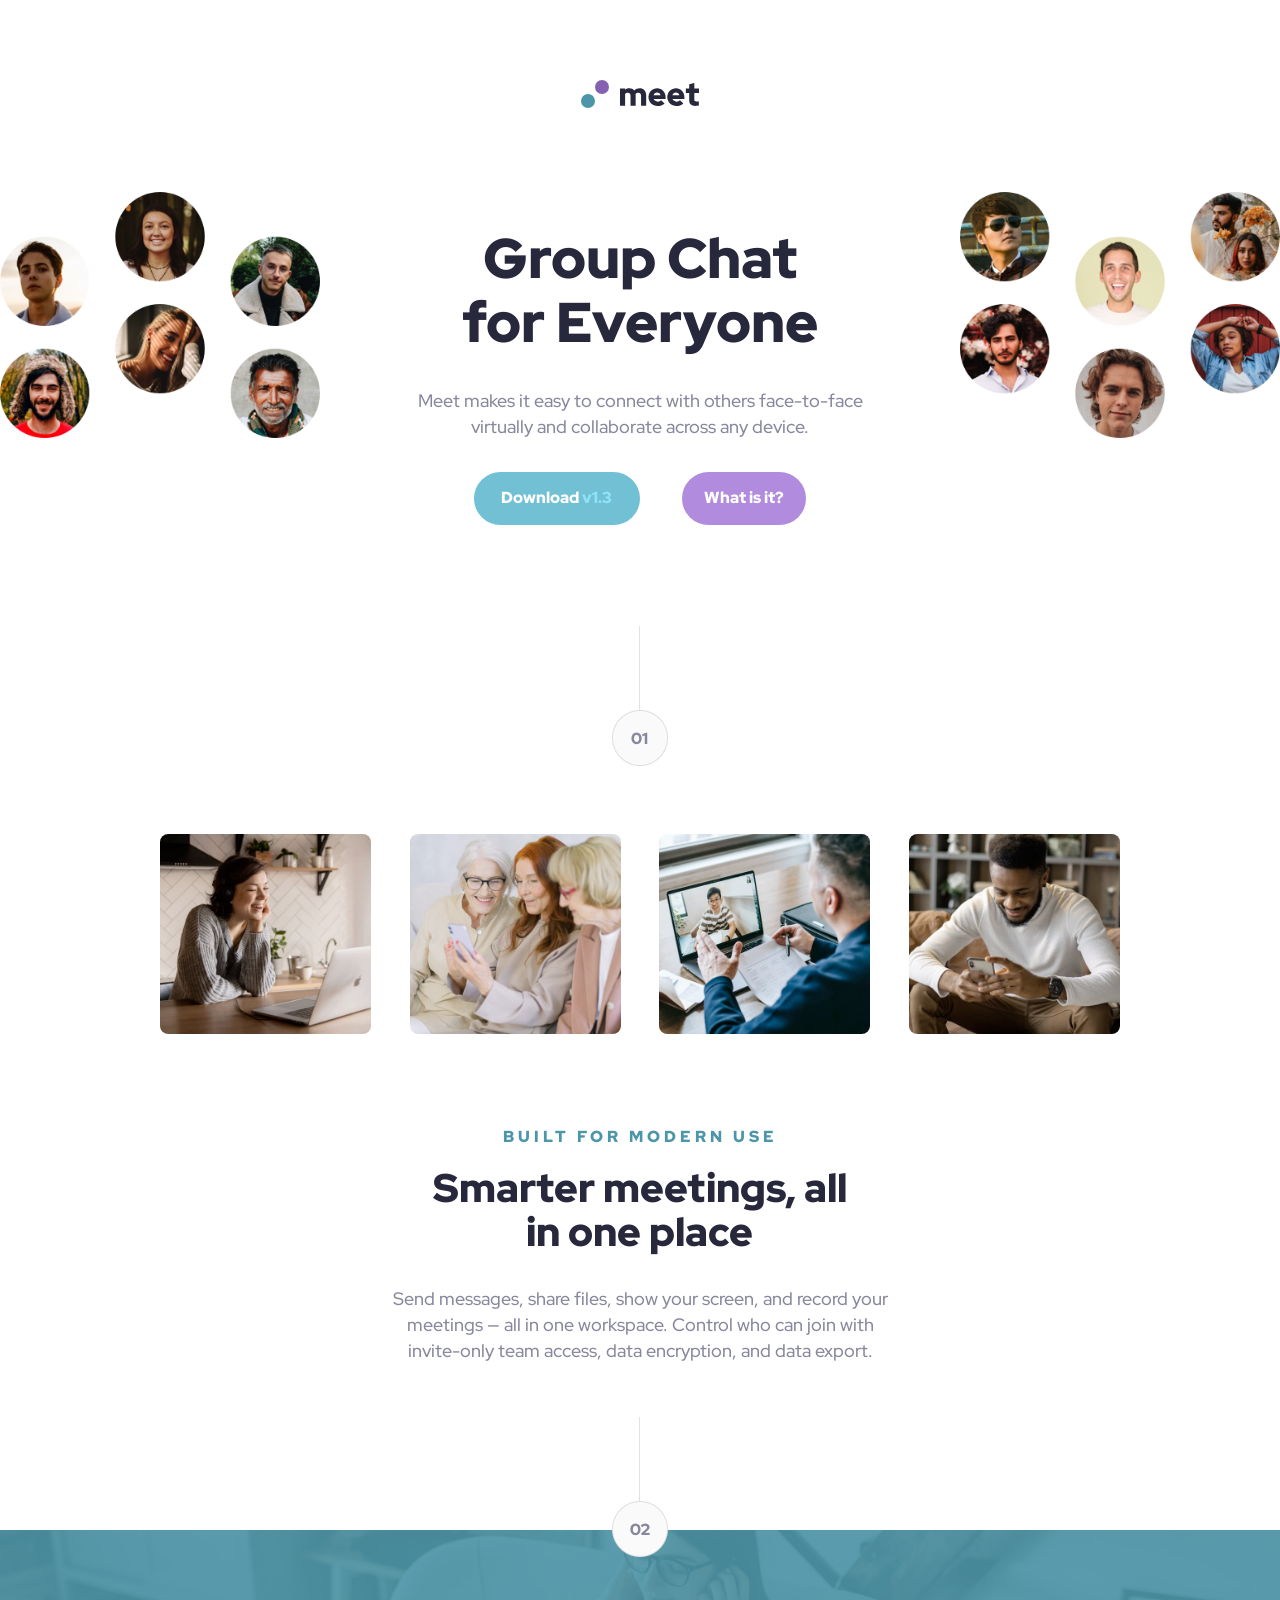
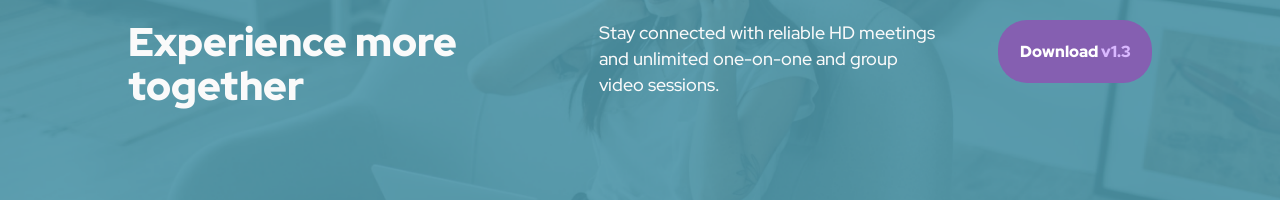
<file: index.html>
<!DOCTYPE html>
<html lang="en">
<head>
  <meta charset="UTF-8">
  <meta name="viewport" content="width=device-width, initial-scale=1.0">

  <link rel="stylesheet" href="styles.css">
  
  <title>Meet landing page challenge</title>
</head>
<body>
  <header>
    <img src="/starter-code/assets/logo.svg" alt="">
  </header>

  <section>
    <div class="left">
      <img src="/starter-code/assets/desktop/image-hero-left.png" alt="">
    </div>

    <div class="middle">
      <h1>Group Chat for Everyone</h1>
      <p>Meet makes it easy to connect with others face-to-face virtually and collaborate across any device.</p>

      <div class="click">
        <button>Download <span>v1.3</span></button>
        <button>What is it?</button>
      </div>
    </div>

    <div class="right">
      <img src="/starter-code/assets/desktop/image-hero-right.png" alt="">
    </div>

    <div class="for-mobile">
      <div class="div1">
        <img src="/starter-code/assets/desktop/image-hero-left.png" alt="">
        <img src="/starter-code/assets/desktop/image-hero-right.png" alt="">
      </div>
      
      <div class="div2">
        <h1>Group Chat for Everyone</h1>
        <p>Meet makes it easy to connect with others face-to-face virtually and collaborate across any device.</p>
  
        <div class="click">
          <button>Download <span>v1.3</span></button>
          <button>What is it?</button>
        </div>
      </div>
    </div>
  </section>

  <div class="middle-number">
    <img src="/starter-code/assets/desktop/no.1.png" alt="">
  </div>

  <section class="section2">
    <div>
      <img src="/starter-code/assets/desktop/image-woman-in-videocall.jpg" alt="">
      <img src="/starter-code/assets/desktop/image-women-videochatting.jpg" alt="">
      <img src="/starter-code/assets/desktop/image-men-in-meeting.jpg" alt="">
      <img src="/starter-code/assets/desktop/image-man-texting.jpg" alt="">
    </div>
  </section>

  <section class="section3">
    <div>
      <h5>Built for modern use</h5>
      <div class="div2">
        <h2>Smarter meetings, all in one place</h2>
      </div>
      <p>Send messages, share files, show your screen, and record your meetings — all in one workspace. Control who can join with invite-only team access, data encryption, and data export.</p>
    </div>
  </section>

  <!-- <div class="middle-number2">
    <img src="/starter-code/assets/desktop/no.2.png" alt="">
  </div> -->

  <footer>
    <img src="/starter-code/assets/desktop/no.2.png" alt="">
    <h2>Experience more together</h2>
    <p>Stay connected with reliable HD meetings and unlimited one-on-one and group video sessions.</p>
    <button>Download <span>v1.3</span></button>
  </footer>
</body>
</html>
</file>
<file: styles.css>
@import url('https://fonts.googleapis.com/css2?family=Red+Hat+Display:ital,wght@0,300..900;1,300..900&display=swap');

*{
  margin: 0;
  padding: 0;
  box-sizing: border-box;
}

body {
  width: 100%;
}

header {
  text-align: center;
  margin: 80px 0;
}

section > .for-mobile {
  display: none;
}

section {
  width: 100%;
  display: flex;
  justify-content: space-between;
}

section > .left {
  width: 50%;
}

section > .left > img {
  width: 100%;
}

section > .right {
  width: 50%;
}

section > .right > img {
  width: 100%;
}

section > .middle {
  width: 100%;
}

section > .middle > h1 {
  color: #28283D;
  text-align: center;
  font-family: "Red Hat Display";
  font-size: 4rem;
  font-style: normal;
  font-weight: 900;
  line-height: 64px;
  max-width: 60%;
  margin: 0 auto;
  padding-top: 34px;
  padding-bottom: 34px;
}

section > .middle > p {
  color: #87879D;
  text-align: center;
  font-family: "Red Hat Display";
  font-size: 1.1rem;
  font-style: normal;
  font-weight: 500;
  line-height: 26px;
  max-width: 70%;
  margin: 0 auto;
  padding-bottom: 32px;
}

section > .middle > .click {
  margin: 0 auto;
  width: 65%;
  height: 43%;
  justify-content: space-evenly;
  display: flex;
}

section > .middle > .click > button {
  width: 40%;
  height: 40%;
  flex-shrink: 0;
  border: none;
  border-radius: 29px;
  background: #71C0D4;
  color: #FFF;
  font-family: "Red Hat Display";
  font-size: 1rem;
  font-style: normal;
  font-weight: 900;
  line-height: 26px;
}

section > .middle > .click > button > span {
  color: #8FE3F9;
}

section > .middle > .click > button:last-child {
  width: 30%;
  height: 40%;
  border-radius: 29px;
  background: #B18BDD;
}

.middle-number {
  width: 100%;
  text-align: center;
  margin: 10% 0 5% 0;
}

.section2 {
  width: 100%;
}

.section2 > div {
  width: 75%;
  display: grid;
  grid-template-columns: auto auto auto auto;
  column-gap: 4%;
  margin: 0 auto;
}

.section2 > div > img {
  width: 100%;
  border-radius: 4%;
}

.section3 {
  width: 100%;
  display: flex;
  flex-direction: column;
  text-align: center;
  margin: 7% 0 13% 0;
}

.section3 > div {
  width: 33%;
  margin: 0 auto;
}

.section3 > div > .div2 {
  width: 88%;
  margin: 0 auto;
}

.section3 > div > h5 {
  color: #4D96A9;
  font-family: "Red Hat Display";
  font-size: 1rem;
  font-style: normal;
  font-weight: 900;
  line-height: 26px; /* 162.5% */
  letter-spacing: 4px;
  text-transform: uppercase;
  padding-bottom: 16px;
}

.section3 > div > .div2 > h2 {
  color: #28283D;
  text-align: center;
  font-family: "Red Hat Display";
  font-size: 2.5rem;
  font-style: normal;
  font-weight: 900;
  line-height: 44px;
  padding-bottom: 32px;
  /* max-width: 50%; */
}

.section3 > div > p {
  color: #87879D;
  text-align: center;
  font-family: "Red Hat Display";
  font-size: 1.1rem;
  font-style: normal;
  font-weight: 500;
  line-height: 26px;
}

footer {
  background-image: url(/starter-code/assets/desktop/Bitmap.png);
  background-repeat: no-repeat;
  background-size: cover;
  height: 30vh;
  width: 100%;
  display: flex;
  justify-content: space-between;
  padding: 7% 10%;
  position: relative;
}

footer > img {
  position: absolute;
  bottom: 87%;
  left: 50%;
  transform: translateX(-50%);
  align-items: center;
}

footer > h2 {
  /* color: #FAFAFA; */
  font-family: "Red Hat Display";
  font-size: 2.5rem;
  font-style: normal;
  font-weight: 900;
  line-height: 44px;
  max-width: 30%;
}

footer > p {
  /* color: #FAFAFA; */
  font-family: "Red Hat Display";
  font-size: 1.1rem;
  font-style: normal;
  font-weight: 500;
  line-height: 26px;
  max-width: 28%;
}

footer > button {
  width: 15%;
  height: 7vh;
  flex-shrink: 0;
  border: none;
  border-radius: 29px;
  background: #855FB1;
  color: #FFF;
  font-family: "Red Hat Display";
  font-size: 1rem;
  font-style: normal;
  font-weight: 900;
  line-height: 26px;
}

footer > button > span {
  color: #D9B8FF;
}

@media screen and (max-width: 480px) and (min-width: 320px) {
  header {
    text-align: center;
    margin: 50px 0;
  }

  section > .left, .click, .right, .middle {
    display: none;
  }

  section > .for-mobile {
    width: 100%;
    display: flex;
    flex-direction: column;
  }

  section > .for-mobile > .div1 {
    display: flex;
    flex-direction: row;
    width: 50%;
  }

  section > .for-mobile > .div1 > img {
    width: 100%;
  }

  section > .for-mobile > .div2 {
    width: 90%;
    margin: 0 auto;
  }

  section > .for-mobile > .div2 > h1 {
    color: #28283D;
    text-align: center;
    font-family: "Red Hat Display";
    font-size: 40px;
    font-style: normal;
    font-weight: 900;
    line-height: 44px;
    padding-top: 30px;
    padding-bottom: 24px;
  }

  section > .for-mobile > .div2 > p {
    color: #87879D;
    text-align: center;
    font-family: "Red Hat Display";
    font-size: 16px;
    font-style: normal;
    font-weight: 500;
    line-height: 26px;
    padding-bottom: 32px;
  }

  section > .for-mobile > .div2 > .click {
    margin: 0 auto;
    width: 100%;
    height: 43%;
    display: flex;
    flex-direction: column;
    align-items: center;
    justify-items: center;
    gap: 15px;
  }
  
  section > .for-mobile > .div2 > .click > button {
    width: 55%;
    height: 45%;
    flex-shrink: 0;
    border: none;
    border-radius: 29px;
    background: #71C0D4;
    color: #FFF;
    font-family: "Red Hat Display";
    font-size: 1rem;
    font-style: normal;
    font-weight: 900;
    line-height: 26px;
  }
  
  section > .for-mobile > .div2 > .click > button > span {
    color: #8FE3F9;
  }
  
  section > .for-mobile > .div2 > .click > button:last-child {
    width: 40%;
    height: 40%;
    border-radius: 29px;
    background: #B18BDD;
  }

  .middle-number {
    width: 100%;
    text-align: center;
    margin: 35% 0 10% 0;
  }

  .middle-number img {
    width: 15%;
  }

  .section2 {
    width: 100%;
  }

  .section2 > div {
    width: 85%;
    display: grid;
    grid-template-columns: auto auto;
    column-gap: 8%;
    row-gap: 8%;
    margin: 0 auto;
  }

  .section2 > div > img {
    width: 100%;
    border-radius: 4%;
  }

  .section3 {
    width: 100%;
    display: flex;
    flex-direction: column;
    text-align: center;
    margin: 20% 0 55% 0;
    padding: 0 4%;
  }

  .section3 > div {
    width: 100%;
    margin: 0 auto;
  }

  .section3 > div > .div2 {
    width: 100%;
    margin: 0 auto;
  }

  .section3 > div > h5 {
    font-size: 1rem;
    font-weight: 900;
    letter-spacing: 2px;
  }

  .section3 > div > .div2 > h2 {
    font-size: 2rem;
    font-weight: 900;
    line-height: 36px;
  }

  .section3 > div > p {
    font-size: 1rem;
    line-height: 26px;
    font-weight: 500;
  }

  footer {
    background-image: url(/starter-code/assets/desktop/Bitmap\ mobile.png);
    background-repeat: no-repeat;
    background-size: cover;
    background-position: center;
    /* height: 80vh; */
    width: 100%;
    display: flex;
    flex-direction: column;
    justify-content: center;
    align-content: center;
    padding: 60% 4%;
    color: #FAFAFA;
  }

  footer > img {
    width: 17%;
    bottom: 93%;
  }

  footer > h2 {
    text-align: center;
    font-size: 2rem;
    max-width: 100%;
    padding-bottom: 24px;
  }

  footer > p {
    text-align: center;
    font-size: 1.1rem;
    max-width: 100%;
    padding-bottom: 32px;
  }

  footer > button {
    width: 55%;
    height: 50px;
    align-items: center;
    margin: 0 auto;
  }
}

@media screen and (max-width: 1024px) and (min-width: 768px) {
  section > .left, .click, .right, .middle {
    display: none;
  }

  section > .for-mobile {
    width: 100%;
    display: flex;
    flex-direction: column;
  }

  section > .for-mobile > .div1 {
    display: flex;
    flex-direction: row;
    width: 100%;
  }

  section > .for-mobile > .div1 > img {
    width: 100%;
  }

  section > .for-mobile > .div2 {
    width: 60%;
    margin: 0 auto;
  }

  section > .for-mobile > .div2 > h1 {
  color: #28283D;
  text-align: center;
  font-family: "Red Hat Display";
  font-size: 4rem;
  font-style: normal;
  font-weight: 900;
  line-height: 60px;
  padding-top: 70px;
  padding-bottom: 30px;
  }

  section > .for-mobile > .div2 > p {
  color: #87879D;
  text-align: center;
  font-family: "Red Hat Display";
  font-size: 1rem;
  font-style: normal;
  font-weight: 500;
  line-height: 26px;
  max-width: 100%;
  padding-bottom: 34px;
  }

  section > .for-mobile > .div2 > .click {
    margin: 0 auto;
    width: 100%;
    height: 43%;
    display: flex;
    flex-direction: row;
    align-content: center;
    justify-content: center;
    gap: 20px;
  }
  
  section > .for-mobile > .div2 > .click > button {
    width: 45%;
    height: 47%;
    flex-shrink: 0;
    border: none;
    border-radius: 29px;
    background: #71C0D4;
    color: #FFF;
    font-family: "Red Hat Display";
    font-size: 1rem;
    font-style: normal;
    font-weight: 900;
    line-height: 26px;
  }
  
  section > .for-mobile > .div2 > .click > button > span {
    color: #8FE3F9;
  }
  
  section > .for-mobile > .div2 > .click > button:last-child {
    width: 35%;
    height: 47%;
    border-radius: 29px;
    background: #855FB1;
  }

  .middle-number {
    width: 100%;
    text-align: center;
    margin: 20% 0 10% 0;
  }

  .middle-number img {
    width: 7%;
  }

  .section2 {
    width: 100%;
  }

  .section2 > div {
    width: 90%;
    display: grid;
    grid-template-columns: auto auto auto auto;
    column-gap: 2%;
    margin: 0 auto;
  }

  .section2 > div > img {
    width: 100%;
    border-radius: 4%;
  }

  .section3 {
    width: 100%;
    margin: 10% 0 30% 0;
  }

  .section3 > div {
    width: 70%;
    margin: 0 auto;
  }

  .section3 > div > .div2 {
    width: 80%;
    margin: 0 auto;
  }

  .section3 > div > h5 {
    font-size: 1.1rem;
    letter-spacing: 2px;
  }

  .section3 > div > .div2 > h2 {
    font-size: 2.5rem;
    font-weight: 900;
    line-height: 44px;
  }

  .section3 > div > p {
    font-size: 1rem;
    line-height: 26px;
  }

  footer {
    background-image: url(/starter-code/assets/desktop/Bitmap\ tablet.png);
    background-position: center;
    height: 30vh;
    width: 100%;
    display: flex;
    flex-direction: column;
    justify-content: center;
    align-content: center;
    padding: 30% 4%;
    color: #FAFAFA;
  }

  footer > img {
    width: 9%;
    bottom: 93%;
  }

  footer > h2 {
    text-align: center;
    font-size: 2.5rem;
    max-width: 50%;
    padding-bottom: 24px;
    margin: 0 auto
  }

  footer > p {
    text-align: center;
    font-size: 1.1rem;
    font-weight: 500;
    max-width: 80%;
    padding-bottom: 32px;
    margin: 0 auto;
  }

  footer > button {
    width: 30%;
    height: 50px;
    align-items: center;
    margin: 0 auto;
  }
}

@media screen and (min-width: 800px) and (min-width: 1280px) {
  section > .for-mobile {
    display: none;
  }
  
  section > .middle > h1 {
    font-size: 3.5rem;
    max-width: 60%;
  }
  
  section > .middle > p {
    font-size: 1.1rem;
    max-width: 70%;
  }
  
  section > .middle > .click {
    margin: 0 auto;
    width: 65%;
    height: 43%;
  }
  
  .middle-number {
    width: 100%;
    text-align: center;
    margin: 10% 0 5% 0;
  }
  
  .section2 {
    width: 100%;
  }
  
  .section3 > div {
    width: 40%;
    margin: 0 auto;
  }
  
  .section3 > div > .div2 {
    width: 88%;
    margin: 0 auto;
  }
  
  footer {
    background-image: url(/starter-code/assets/desktop/Bitmap.png);
    background-repeat: no-repeat;
    background-size: cover;
    height: 30vh;
    width: 100%;
  }
  
  footer > img {
    bottom: 90%;
  }
  
  footer > h2 {
    color: #FAFAFA;
    font-size: 2.5rem;
    max-width: 40%;
  }
  
  footer > p {
    color: #FAFAFA;
    font-size: 1.1rem;
    max-width: 33%;
  }
}

@media screen and (min-width: 1050px) and (min-width: 1680px) {
  section > .for-mobile {
    display: none;
  }
  
  section > .middle > h1 {
    font-size: 4rem;
    max-width: 50%;
  }
  
  section > .middle > p {
    font-size: 1.3rem;
    max-width: 70%;
  }
  
  section > .middle > .click {
    margin: 0 auto;
    width: 70%;
    height: 47%;
  }
  
  .middle-number {
    width: 100%;
    text-align: center;
    margin: 10% 0 5% 0;
  }
  
  .section2 {
    width: 100%;
  }
  
  .section3 > div {
    width: 35%;
    margin: 0 auto;
  }
  
  .section3 > div > .div2 {
    width: 85%;
    margin: 0 auto;
  }
  
  .section3 > div > h5 {
    font-size: 1.2rem;
    letter-spacing: 2px;
  }

  .section3 > div > .div2 > h2 {
    font-size: 3rem;
    font-weight: 900;
    line-height: 44px;
  }

  .section3 > div > p {
    font-size: 1.3rem;
    line-height: 26px;
  }
  
  footer {
    background-image: url(/starter-code/assets/desktop/Bitmap.png);
    background-repeat: no-repeat;
    background-size: cover;
    height: 30vh;
    width: 100%;
  }
  
  footer > img {
    bottom: 90%;
    width: 4%;
  }
  
  footer > h2 {
    color: #FAFAFA;
    font-size: 2.7rem;
    max-width: 30%;
  }
  
  footer > p {
    color: #FAFAFA;
    font-size: 1.2rem;
    max-width: 27%;
  }
}
</file>
